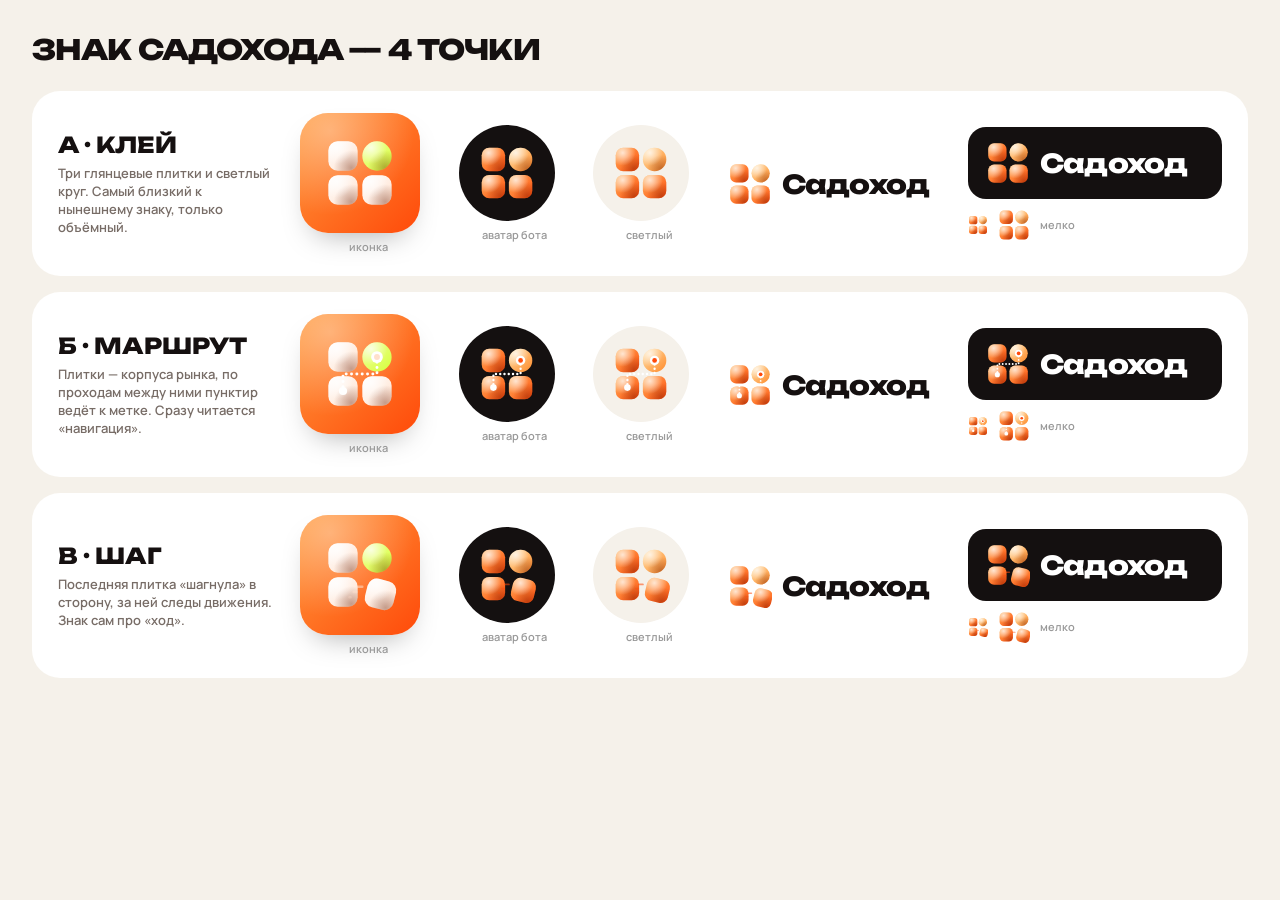
<file: logo/preview.html>
<!doctype html>
<html lang="ru"><head><meta charset="utf-8"><meta name="viewport" content="width=device-width,initial-scale=1">
<title>Знак Садохода</title>
<link href="https://fonts.googleapis.com/css2?family=Unbounded:wght@700;800&family=Manrope:wght@600;700&display=swap" rel="stylesheet">
<style>
  body { margin: 0; background: #f5f1ea; font: 600 15px Manrope, sans-serif; color: #151010; padding: 32px; }
  h1 { font: 800 28px Unbounded; text-transform: uppercase; letter-spacing: -.03em; margin: 0 0 24px; }
  .row { display: grid; grid-template-columns: 220px repeat(5, auto); gap: 22px; align-items: center; background: #fff; border-radius: 28px; padding: 22px 26px; margin-bottom: 16px; }
  .row h2 { font: 800 22px Unbounded; margin: 0 0 6px; text-transform: uppercase; }
  .row p { margin: 0; color: #776c66; font-size: 13px; line-height: 1.4; }
  .ic { width: 120px; height: 120px; border-radius: 28px; display: block; box-shadow: 0 14px 30px -14px rgba(0,0,0,.35); }
  .av { width: 96px; height: 96px; border-radius: 50%; display: block; }
  .lock { display: flex; align-items: center; gap: 10px; font: 800 26px Unbounded; letter-spacing: -.03em; }
  .lock img { width: 44px; }
  .dark { background: #141010; color: #fff; padding: 14px 18px; border-radius: 18px; }
  .tiny { display: flex; gap: 10px; align-items: center; }
  .tiny img { width: 20px; } .tiny img + img { width: 32px; }
  small { display: block; text-align: center; color: #999; font-size: 11px; margin-top: 6px; }
</style></head><body>
<h1>Знак Садохода — 4 точки</h1>
<div id="rows"></div>
<script>
const V = [
  ['a', 'Клей', 'Три глянцевые плитки и светлый круг. Самый близкий к нынешнему знаку, только объёмный.'],
  ['b', 'Маршрут', 'Плитки — корпуса рынка, по проходам между ними пунктир ведёт к метке. Сразу читается «навигация».'],
  ['c', 'Шаг', 'Последняя плитка «шагнула» в сторону, за ней следы движения. Знак сам про «ход».'],
];
document.getElementById('rows').innerHTML = V.map(([k, n, d]) => `
  <div class="row">
    <div><h2>${String.fromCharCode(1040 + 'abc'.indexOf(k))} · ${n}</h2><p>${d}</p></div>
    <div><img class="ic" src="icon-${k}-orange.svg"><small>иконка</small></div>
    <div><img class="av" src="icon-${k}-dark.svg"><small>аватар бота</small></div>
    <div><img class="av" src="icon-${k}-cream.svg"><small>светлый</small></div>
    <div class="lock"><img src="mark-${k}.svg">Садоход</div>
    <div><div class="lock dark"><img src="mark-${k}.svg">Садоход</div><div class="tiny" style="margin-top:10px"><img src="mark-${k}.svg"><img src="mark-${k}.svg"><small style="margin:0">мелко</small></div></div>
  </div>`).join('');
</script>
</body></html>
</file>
